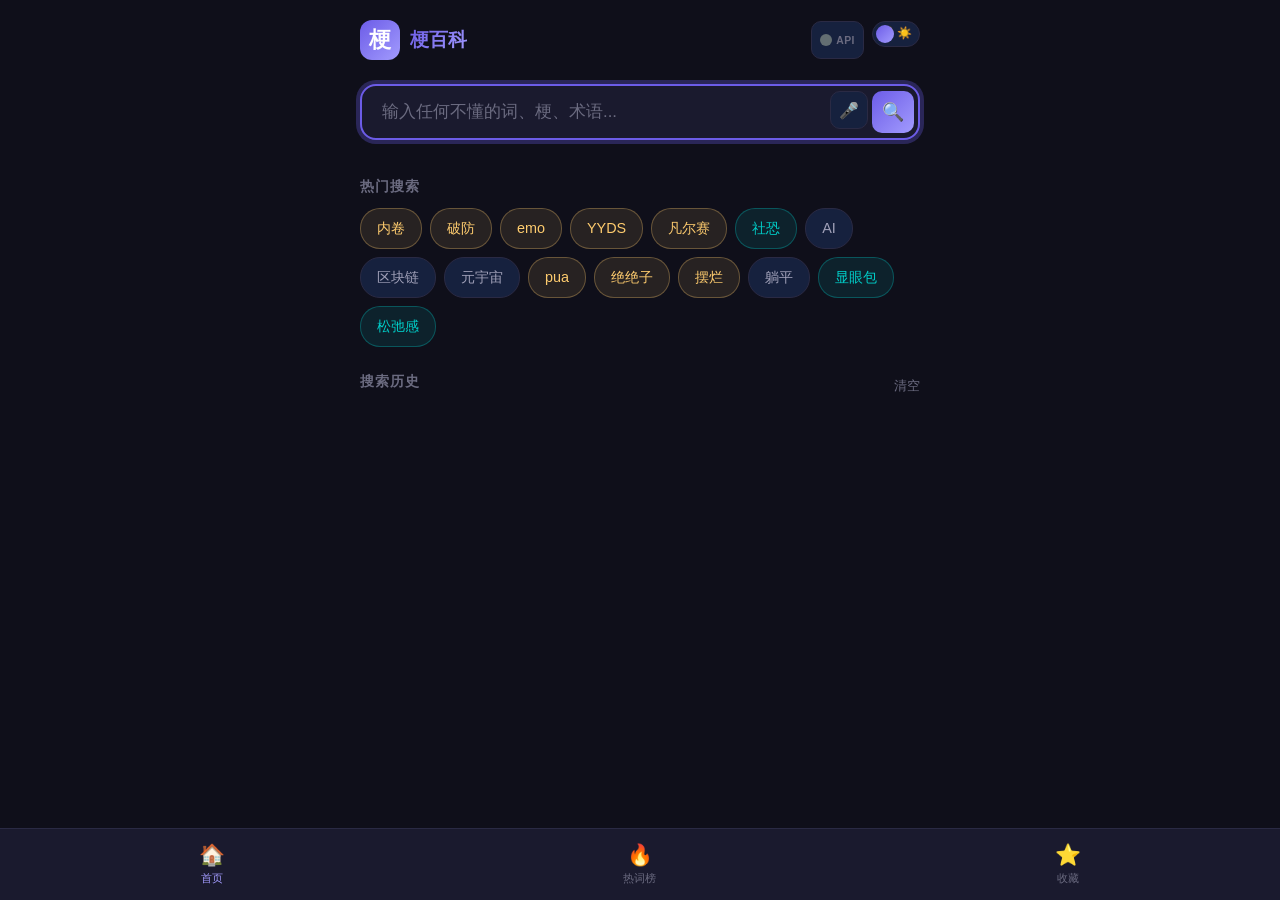
<file: index.html>
<!DOCTYPE html>
<html lang="zh-CN" data-theme="dark">
<head>
  <meta charset="UTF-8">
  <meta name="viewport" content="width=device-width, initial-scale=1.0, viewport-fit=cover">
  <meta name="theme-color" content="#0f0f1a">
  <meta name="description" content="梗百科 - AI一键解释网络热梗、专业术语、新兴词汇，不懂任何词就来这">
  <title>梗百科 - AI热词解码器</title>
  <link rel="manifest" href="/manifest.json">
  <link rel="icon" type="image/svg+xml" href="/icons/icon-192.svg">
  <link rel="apple-touch-icon" href="/icons/icon-192.svg">
  <link rel="stylesheet" href="/css/style.css">
</head>
<body>

  <!-- Loading Overlay (hidden by default) -->
  <div id="loadingOverlay" class="loading-overlay" style="display:none;">
    <div class="loading-spinner"></div>
    <div class="loading-text">AI正在解码中...</div>
    <div class="loading-sub">查阅资料、分析语义、生成解释</div>
  </div>

  <!-- Install Prompt -->
  <div id="installPrompt" class="install-prompt hidden">
    <p>将梗百科安装到桌面，随时随地查热词</p>
    <button id="installBtn" class="install-btn">安装</button>
    <button id="installClose" class="install-close">✕</button>
  </div>

  <!-- API Settings Modal -->
  <div id="apiModal" class="modal-overlay" style="display:none;">
    <div class="modal-card">
      <div class="modal-header">
        <span class="modal-title">API 设置</span>
        <button class="modal-close" onclick="App.closeApiSettings()">✕</button>
      </div>
      <div class="modal-body">
        <div class="api-provider-info">
          <span class="api-provider-label">模型提供商</span>
          <select id="apiProvider" class="api-select">
            <option value="deepseek">DeepSeek（推荐 · 性价比最高）</option>
            <option value="openai">OpenAI</option>
            <option value="custom">自定义兼容接口</option>
          </select>
        </div>
        <div class="api-key-group">
          <label class="api-key-label" for="apiKeyInput">API Key</label>
          <div class="api-key-input-wrap">
            <input type="password" class="search-box" id="apiKeyInput"
                   placeholder="sk-xxxxxxxxxxxxxxxx"
                   autocomplete="off">
            <button class="api-key-toggle" id="apiKeyToggle" onclick="App.toggleApiKeyVisibility()" title="显示/隐藏">👁</button>
          </div>
        </div>
        <div id="customFields" style="display:none;">
          <div class="api-key-group">
            <label class="api-key-label" for="apiBaseUrl">API Base URL</label>
            <input type="text" class="search-box" id="apiBaseUrl"
                   placeholder="https://api.deepseek.com" autocomplete="off">
          </div>
          <div class="api-key-group">
            <label class="api-key-label" for="apiModel">模型名称</label>
            <input type="text" class="search-box" id="apiModel"
                   placeholder="deepseek-chat" autocomplete="off">
          </div>
        </div>
        <div class="api-status-bar" id="apiStatusBar">
          <span class="api-status-text">状态：未配置</span>
        </div>
        <div class="api-actions">
          <button class="action-btn api-save-btn" onclick="App.saveApiKey()">保存并连接</button>
          <button class="action-btn api-clear-btn" onclick="App.clearApiKey()">清除</button>
        </div>
      </div>
    </div>
  </div>

  <!-- App Container -->
  <div class="app-container">

    <!-- Header -->
    <header class="app-header">
      <div class="logo">
        <div class="logo-icon">梗</div>
        <span class="logo-text">梗百科</span>
      </div>
      <div class="header-actions">
        <button id="apiStatusBtn" class="icon-btn api-status-btn" title="API 设置" onclick="App.openApiSettings()">
          <span id="apiStatusDot" class="api-dot offline"></span>
          <span class="api-btn-label">API</span>
        </button>
        <div id="themeToggleBtn" class="theme-toggle" title="切换主题">
          <div class="theme-toggle-inner">🌙 ☀️</div>
        </div>
      </div>
    </header>

    <!-- ========== HOME PAGE ========== -->
    <div id="page-home" class="page active">

      <!-- Search -->
      <div class="search-section">
        <div class="search-box-wrapper">
          <input type="text" class="search-box" id="searchInput"
                 placeholder="输入任何不懂的词、梗、术语..."
                 autocomplete="off" autofocus>
          <div class="search-actions">
            <button class="voice-btn" id="voiceBtn" title="语音输入">
              <span class="voice-icon">🎤</span>
            </button>
            <button class="search-btn" id="searchBtn" title="搜索">
              <span>🔍</span>
            </button>
          </div>
        </div>
      </div>

      <!-- Hot Tags -->
      <div class="section-title">热门搜索</div>
      <div class="hot-tags" id="hotTags"></div>

      <!-- Search History -->
      <div class="history-section">
        <div class="history-header">
          <span class="section-title">搜索历史</span>
          <button class="clear-btn" onclick="App.clearHistory()">清空</button>
        </div>
        <div class="history-list" id="historyList"></div>
      </div>
    </div>

    <!-- ========== RESULT PAGE ========== -->
    <div id="page-result" class="page">
      <div class="result-back" id="resultBackBtn">
        <span>←</span> 返回首页
      </div>

      <div class="result-search">
        <div class="search-box-wrapper">
          <input type="text" class="search-box" id="resultSearchInput"
                 placeholder="继续搜索..." autocomplete="off">
          <div class="search-actions">
            <button class="search-btn" id="resultSearchBtn">
              <span>🔍</span>
            </button>
          </div>
        </div>
      </div>

      <div id="resultContent"></div>
    </div>

    <!-- ========== HOT RANK PAGE ========== -->
    <div id="page-hot" class="page">
      <div class="section-title" style="font-size:1rem;margin-bottom:16px;">热词排行榜 TOP 15</div>
      <div id="kbStats"></div>
      <div class="hot-rank-list" id="hotRankList"></div>
    </div>

    <!-- ========== FAVORITES PAGE ========== -->
    <div id="page-fav" class="page">
      <div class="section-title" style="font-size:1rem;margin-bottom:16px;">我的收藏</div>
      <div class="fav-list" id="favList"></div>
      <div class="fav-empty" id="favEmpty" style="display:none;">
        <div class="fav-empty-icon">📭</div>
        <div class="fav-empty-text">还没有收藏任何内容<br>去搜索并收藏感兴趣的热词吧</div>
      </div>
    </div>

  </div>

  <!-- Bottom Navigation -->
  <nav class="bottom-nav">
    <button class="nav-item active" data-page="home">
      <span class="nav-icon">🏠</span>
      <span>首页</span>
    </button>
    <button class="nav-item" data-page="hot">
      <span class="nav-icon">🔥</span>
      <span>热词榜</span>
    </button>
    <button class="nav-item" data-page="fav">
      <span class="nav-icon">⭐</span>
      <span>收藏</span>
    </button>
  </nav>

  <!-- Scripts -->
  <script src="/js/storage.js"></script>
  <script src="/js/ai.js"></script>
  <script src="/js/app.js"></script>
</body>
</html>
</file>
<file: css/style.css>
/* ========== CSS Variables & Theme ========== */
:root {
  --bg-primary: #0f0f1a;
  --bg-secondary: #1a1a2e;
  --bg-card: #16213e;
  --bg-input: #1a1a2e;
  --bg-hover: #1e2a4a;
  --text-primary: #eaeaea;
  --text-secondary: #a0a0b8;
  --text-muted: #6b6b80;
  --accent: #6c5ce7;
  --accent-light: #a29bfe;
  --accent-glow: rgba(108, 92, 231, 0.3);
  --border: #2a2a44;
  --success: #00cec9;
  --warning: #fdcb6e;
  --danger: #ff7675;
  --radius: 16px;
  --radius-sm: 10px;
  --shadow: 0 4px 24px rgba(0, 0, 0, 0.3);
  --shadow-lg: 0 8px 40px rgba(0, 0, 0, 0.5);
  --transition: 0.3s cubic-bezier(0.4, 0, 0.2, 1);
  --gradient-1: linear-gradient(135deg, #6c5ce7, #a29bfe);
  --gradient-2: linear-gradient(135deg, #fd79a8, #e84393);
  --gradient-3: linear-gradient(135deg, #00cec9, #0984e3);
}

/* Light Theme */
[data-theme="light"] {
  --bg-primary: #f0f2f8;
  --bg-secondary: #ffffff;
  --bg-card: #ffffff;
  --bg-input: #f5f6fa;
  --bg-hover: #eeeff5;
  --text-primary: #1a1a2e;
  --text-secondary: #555570;
  --text-muted: #9a9ab0;
  --border: #e0e0ea;
  --shadow: 0 4px 20px rgba(0, 0, 0, 0.08);
  --shadow-lg: 0 8px 36px rgba(0, 0, 0, 0.12);
}

/* ========== Reset & Base ========== */
*, *::before, *::after { box-sizing: border-box; margin: 0; padding: 0; }

html { font-size: 16px; scroll-behavior: smooth; }

body {
  font-family: -apple-system, BlinkMacSystemFont, "Segoe UI", "PingFang SC", "Hiragino Sans GB", "Microsoft YaHei", sans-serif;
  background: var(--bg-primary);
  color: var(--text-primary);
  min-height: 100vh;
  line-height: 1.6;
  overflow-x: hidden;
  transition: background var(--transition), color var(--transition);
}

/* ========== App Container ========== */
.app-container {
  max-width: 600px;
  margin: 0 auto;
  padding: 0 20px 100px;
  min-height: 100vh;
}

/* ========== Header ========== */
.app-header {
  display: flex;
  align-items: center;
  justify-content: space-between;
  padding: 20px 0 16px;
  position: sticky;
  top: 0;
  z-index: 100;
  background: var(--bg-primary);
  transition: background var(--transition);
}

.logo {
  display: flex;
  align-items: center;
  gap: 10px;
}

.logo-icon {
  width: 40px;
  height: 40px;
  border-radius: 12px;
  background: var(--gradient-1);
  display: flex;
  align-items: center;
  justify-content: center;
  font-size: 22px;
  color: #fff;
  font-weight: bold;
}

.logo-text {
  font-size: 1.2rem;
  font-weight: 700;
  background: var(--gradient-1);
  -webkit-background-clip: text;
  -webkit-text-fill-color: transparent;
  background-clip: text;
}

.header-actions {
  display: flex;
  gap: 8px;
}

.icon-btn {
  width: 38px;
  height: 38px;
  border-radius: 10px;
  border: 1px solid var(--border);
  background: var(--bg-card);
  color: var(--text-secondary);
  cursor: pointer;
  display: flex;
  align-items: center;
  justify-content: center;
  font-size: 18px;
  transition: all var(--transition);
}

.icon-btn:hover {
  background: var(--bg-hover);
  color: var(--text-primary);
  border-color: var(--accent);
}

/* ========== Page / View containers ========== */
.page { display: none; animation: fadeSlideIn 0.35s ease; }
.page.active { display: block; }

@keyframes fadeSlideIn {
  from { opacity: 0; transform: translateY(16px); }
  to { opacity: 1; transform: translateY(0); }
}

@keyframes pulse { 0%, 100% { opacity: 1; } 50% { opacity: 0.5; } }
@keyframes spin { to { transform: rotate(360deg); } }
@keyframes scaleIn { from { opacity: 0; transform: scale(0.8); } to { opacity: 1; transform: scale(1); } }
@keyframes fadeIn { from { opacity: 0; } to { opacity: 1; } }

/* ========== Search Section ========== */
.search-section { padding: 8px 0 24px; }

.search-box-wrapper {
  position: relative;
  margin-bottom: 12px;
}

.search-box {
  width: 100%;
  height: 56px;
  padding: 0 56px 0 20px;
  border-radius: var(--radius);
  border: 2px solid var(--border);
  background: var(--bg-input);
  color: var(--text-primary);
  font-size: 1.05rem;
  outline: none;
  transition: all var(--transition);
}

.search-box::placeholder { color: var(--text-muted); }
.search-box:focus {
  border-color: var(--accent);
  box-shadow: 0 0 0 4px var(--accent-glow);
}

.search-actions {
  position: absolute;
  right: 6px;
  top: 50%;
  transform: translateY(-50%);
  display: flex;
  gap: 4px;
}

.search-btn {
  width: 42px;
  height: 42px;
  border-radius: 10px;
  border: none;
  background: var(--gradient-1);
  color: #fff;
  font-size: 18px;
  cursor: pointer;
  display: flex;
  align-items: center;
  justify-content: center;
  transition: all var(--transition);
}

.search-btn:hover { transform: scale(1.05); box-shadow: 0 4px 16px var(--accent-glow); }

.voice-btn {
  width: 38px;
  height: 38px;
  border-radius: 10px;
  border: 1.5px solid var(--border);
  background: var(--bg-card);
  color: var(--text-secondary);
  cursor: pointer;
  font-size: 16px;
  display: flex;
  align-items: center;
  justify-content: center;
  transition: all var(--transition);
}

.voice-btn:hover { color: var(--accent-light); border-color: var(--accent); }
.voice-btn.listening {
  color: var(--danger);
  border-color: var(--danger);
  animation: pulse 1s infinite;
}

.voice-btn:disabled { opacity: 0.5; cursor: not-allowed; }

/* ========== Hot Tags ========== */
.section-title {
  font-size: 0.85rem;
  font-weight: 600;
  color: var(--text-muted);
  margin-bottom: 10px;
  display: flex;
  align-items: center;
  gap: 6px;
  text-transform: uppercase;
  letter-spacing: 1px;
}

.hot-tags {
  display: flex;
  flex-wrap: wrap;
  gap: 8px;
  margin-bottom: 24px;
}

.tag {
  padding: 8px 16px;
  border-radius: 20px;
  font-size: 0.9rem;
  font-weight: 500;
  cursor: pointer;
  border: 1px solid var(--border);
  background: var(--bg-card);
  color: var(--text-secondary);
  transition: all var(--transition);
  white-space: nowrap;
}

.tag:hover {
  border-color: var(--accent);
  color: var(--accent-light);
  transform: translateY(-2px);
}

.tag.hot {
  background: rgba(253, 203, 110, 0.1);
  border-color: rgba(253, 203, 110, 0.3);
  color: var(--warning);
}

.tag.new {
  background: rgba(0, 206, 201, 0.1);
  border-color: rgba(0, 206, 201, 0.3);
  color: var(--success);
}

/* ========== History Section ========== */
.history-section { margin-bottom: 20px; }

.history-header {
  display: flex;
  justify-content: space-between;
  align-items: center;
  margin-bottom: 10px;
}

.clear-btn {
  background: none;
  border: none;
  color: var(--text-muted);
  font-size: 0.8rem;
  cursor: pointer;
  transition: color var(--transition);
}

.clear-btn:hover { color: var(--danger); }

.history-list {
  display: flex;
  flex-wrap: wrap;
  gap: 8px;
}

.history-item {
  display: flex;
  align-items: center;
  gap: 6px;
  padding: 6px 14px;
  border-radius: 20px;
  background: var(--bg-card);
  border: 1px solid var(--border);
  font-size: 0.85rem;
  color: var(--text-secondary);
  cursor: pointer;
  transition: all var(--transition);
}

.history-item:hover {
  border-color: var(--accent);
  color: var(--accent-light);
}

.history-remove {
  font-size: 14px;
  color: var(--text-muted);
  cursor: pointer;
  line-height: 1;
  transition: color var(--transition);
}

.history-remove:hover { color: var(--danger); }

/* ========== Result Page ========== */
.result-back {
  display: flex;
  align-items: center;
  gap: 8px;
  padding: 16px 0 24px;
  color: var(--text-secondary);
  cursor: pointer;
  font-size: 0.95rem;
  transition: color var(--transition);
}

.result-back:hover { color: var(--accent-light); }

.result-search {
  margin-bottom: 24px;
}

.result-search .search-box { background: var(--bg-card); }

.result-card {
  background: var(--bg-card);
  border-radius: var(--radius);
  padding: 28px 24px;
  border: 1px solid var(--border);
  box-shadow: var(--shadow);
  animation: scaleIn 0.35s ease;
}

.result-word {
  font-size: 2rem;
  font-weight: 800;
  margin-bottom: 4px;
  background: var(--gradient-1);
  -webkit-background-clip: text;
  -webkit-text-fill-color: transparent;
  background-clip: text;
}

.result-source-tag {
  display: inline-block;
  padding: 3px 10px;
  border-radius: 12px;
  font-size: 0.75rem;
  font-weight: 500;
  margin-bottom: 20px;
  margin-right: 6px;
}

.result-source-tag.knowledge_base {
  background: rgba(0, 206, 201, 0.1);
  color: var(--success);
}
.result-source-tag.ai_generated {
  background: rgba(108, 92, 231, 0.1);
  color: var(--accent-light);
}
.result-source-tag.web_search {
  background: rgba(253, 203, 110, 0.1);
  color: var(--warning);
}
.result-source-tag.grown {
  background: rgba(0, 206, 201, 0.08);
  color: var(--success);
  animation: fadeIn 0.5s ease;
}
.result-source-tag.api {
  background: rgba(108, 92, 231, 0.15);
  color: var(--accent-light);
  border: 1px solid rgba(108, 92, 231, 0.3);
}

.result-section {
  margin-bottom: 20px;
}

.result-label {
  font-size: 0.78rem;
  font-weight: 700;
  color: var(--accent-light);
  text-transform: uppercase;
  letter-spacing: 1px;
  margin-bottom: 6px;
  display: flex;
  align-items: center;
  gap: 6px;
}

.result-content {
  font-size: 0.95rem;
  color: var(--text-primary);
  line-height: 1.8;
}

.result-tags {
  display: flex;
  flex-wrap: wrap;
  gap: 6px;
  margin-top: 4px;
}

.result-tag {
  padding: 4px 12px;
  border-radius: 14px;
  font-size: 0.78rem;
  background: rgba(108, 92, 231, 0.1);
  color: var(--accent-light);
  border: 1px solid rgba(108, 92, 231, 0.2);
}

.result-actions {
  display: flex;
  gap: 10px;
  margin-top: 24px;
  padding-top: 20px;
  border-top: 1px solid var(--border);
}

.action-btn {
  display: flex;
  align-items: center;
  gap: 6px;
  padding: 10px 16px;
  border-radius: 10px;
  border: 1px solid var(--border);
  background: var(--bg-secondary);
  color: var(--text-secondary);
  font-size: 0.88rem;
  cursor: pointer;
  transition: all var(--transition);
}

.action-btn:hover {
  border-color: var(--accent);
  color: var(--accent-light);
}

.action-btn.favorited {
  border-color: var(--warning);
  color: var(--warning);
  background: rgba(253, 203, 110, 0.1);
}

/* Related section */
.related-section { margin-top: 24px; }

.related-list {
  display: flex;
  flex-wrap: wrap;
  gap: 8px;
}

.related-item {
  padding: 8px 16px;
  border-radius: 20px;
  border: 1px solid var(--border);
  background: var(--bg-card);
  font-size: 0.9rem;
  color: var(--text-secondary);
  cursor: pointer;
  transition: all var(--transition);
}

.related-item:hover {
  border-color: var(--accent);
  color: var(--accent-light);
  transform: translateY(-2px);
}

/* ========== Hot Rank Page ========== */
/* ========== Hot Rank Page ========== */
.kb-stats {
  display: grid;
  grid-template-columns: repeat(4, 1fr);
  gap: 8px;
  margin-bottom: 20px;
}

.kb-stat-item {
  background: var(--bg-card);
  border: 1px solid var(--border);
  border-radius: var(--radius-sm);
  padding: 12px 8px;
  text-align: center;
  transition: all var(--transition);
}

.kb-stat-item.grow { border-color: rgba(0, 206, 201, 0.3); }

.kb-stat-num {
  font-size: 1.25rem;
  font-weight: 800;
  background: var(--gradient-1);
  -webkit-background-clip: text;
  -webkit-text-fill-color: transparent;
  background-clip: text;
  margin-bottom: 2px;
}

.kb-stat-item.grow .kb-stat-num {
  background: linear-gradient(135deg, #00cec9, #0984e3);
  -webkit-background-clip: text;
  -webkit-text-fill-color: transparent;
  background-clip: text;
}

.kb-stat-label {
  font-size: 0.72rem;
  color: var(--text-muted);
}

.grown-badge {
  font-size: 0.75rem;
  margin-left: 4px;
  animation: fadeIn 0.5s ease;
}

.hot-rank-list {
  display: flex;
  flex-direction: column;
  gap: 10px;
}

.rank-item {
  display: flex;
  align-items: center;
  gap: 14px;
  padding: 14px 16px;
  border-radius: var(--radius-sm);
  background: var(--bg-card);
  border: 1px solid var(--border);
  cursor: pointer;
  transition: all var(--transition);
}

.rank-item:hover {
  transform: translateX(4px);
  border-color: var(--accent);
}

.rank-num {
  width: 32px;
  height: 32px;
  border-radius: 10px;
  display: flex;
  align-items: center;
  justify-content: center;
  font-weight: 800;
  font-size: 0.9rem;
  flex-shrink: 0;
}

.rank-num.top-1 { background: #fdcb6e; color: #1a1a2e; }
.rank-num.top-2 { background: #b2bec3; color: #1a1a2e; }
.rank-num.top-3 { background: #e17055; color: #fff; }
.rank-num:not(.top-1):not(.top-2):not(.top-3) {
  background: var(--bg-hover);
  color: var(--text-secondary);
}

.rank-info { flex: 1; min-width: 0; }

.rank-word {
  font-size: 1rem;
  font-weight: 600;
  color: var(--text-primary);
}

.rank-desc {
  font-size: 0.8rem;
  color: var(--text-muted);
  white-space: nowrap;
  overflow: hidden;
  text-overflow: ellipsis;
}

.rank-arrow {
  color: var(--text-muted);
  font-size: 0.9rem;
}

/* ========== Favorites Page ========== */
.fav-list {
  display: flex;
  flex-direction: column;
  gap: 10px;
}

.fav-item {
  display: flex;
  align-items: center;
  gap: 14px;
  padding: 14px 16px;
  border-radius: var(--radius-sm);
  background: var(--bg-card);
  border: 1px solid var(--border);
  cursor: pointer;
  transition: all var(--transition);
}

.fav-item:hover { border-color: var(--accent); transform: translateX(4px); }

.fav-word { font-size: 1rem; font-weight: 600; color: var(--text-primary); }
.fav-desc {
  font-size: 0.8rem;
  color: var(--text-muted);
  white-space: nowrap;
  overflow: hidden;
  text-overflow: ellipsis;
  max-width: 280px;
}

.fav-empty {
  text-align: center;
  padding: 60px 20px;
  color: var(--text-muted);
}

.fav-empty-icon { font-size: 48px; margin-bottom: 16px; opacity: 0.5; }
.fav-empty-text { font-size: 0.95rem; }

/* ========== Bottom Navigation ========== */
.bottom-nav {
  position: fixed;
  bottom: 0;
  left: 0;
  right: 0;
  background: var(--bg-secondary);
  border-top: 1px solid var(--border);
  display: flex;
  justify-content: space-around;
  padding: 8px 0;
  padding-bottom: max(8px, env(safe-area-inset-bottom));
  z-index: 100;
  transition: background var(--transition);
}

.nav-item {
  display: flex;
  flex-direction: column;
  align-items: center;
  gap: 4px;
  padding: 6px 16px;
  border: none;
  background: none;
  color: var(--text-muted);
  cursor: pointer;
  font-size: 0.7rem;
  transition: all var(--transition);
  border-radius: 10px;
}

.nav-item .nav-icon { font-size: 1.3rem; }

.nav-item.active { color: var(--accent-light); }

.nav-item:hover { color: var(--text-secondary); }

/* ========== Loading ========== */
.loading-overlay {
  position: fixed;
  top: 0; left: 0; right: 0; bottom: 0;
  background: rgba(15, 15, 26, 0.7);
  backdrop-filter: blur(8px);
  display: flex;
  flex-direction: column;
  align-items: center;
  justify-content: center;
  z-index: 200;
  animation: fadeIn 0.2s;
}

.loading-spinner {
  width: 48px; height: 48px;
  border: 3px solid var(--border);
  border-top-color: var(--accent);
  border-radius: 50%;
  animation: spin 0.8s linear infinite;
}

.loading-text {
  margin-top: 16px;
  color: var(--text-secondary);
  font-size: 0.9rem;
}

.loading-sub {
  margin-top: 4px;
  color: var(--text-muted);
  font-size: 0.78rem;
}

/* ========== Toast ========== */
.toast {
  position: fixed;
  top: 20px;
  left: 50%;
  transform: translateX(-50%);
  background: var(--bg-card);
  border: 1px solid var(--border);
  color: var(--text-primary);
  padding: 12px 24px;
  border-radius: 12px;
  font-size: 0.9rem;
  z-index: 300;
  box-shadow: var(--shadow-lg);
  animation: fadeSlideIn 0.3s ease;
  transition: all 0.3s;
}

.toast.fadeout { opacity: 0; transform: translateX(-50%) translateY(-10px); }

/* ========== Theme Toggle ========== */
.theme-toggle {
  position: relative;
  width: 48px; height: 26px;
  background: var(--bg-card);
  border: 1px solid var(--border);
  border-radius: 13px;
  cursor: pointer;
  transition: all var(--transition);
  overflow: hidden;
}

.theme-toggle::after {
  content: '';
  position: absolute;
  top: 3px;
  left: 3px;
  width: 18px;
  height: 18px;
  border-radius: 50%;
  background: var(--gradient-1);
  transition: all var(--transition);
}

[data-theme="light"] .theme-toggle::after { left: 25px; }

.theme-toggle-inner {
  position: absolute;
  top: 0; left: 0; right: 0; bottom: 0;
  display: flex;
  align-items: center;
  justify-content: space-between;
  padding: 0 6px;
  font-size: 12px;
  pointer-events: none;
}

/* ========== Install Prompt ========== */
.install-prompt {
  display: none;
  position: fixed;
  top: 16px;
  left: 50%;
  transform: translateX(-50%);
  background: var(--bg-card);
  border: 1px solid var(--accent);
  border-radius: var(--radius-sm);
  padding: 14px 20px;
  z-index: 250;
  box-shadow: var(--shadow-lg);
  display: flex;
  align-items: center;
  gap: 12px;
  animation: fadeSlideIn 0.35s ease;
  max-width: 360px;
}

.install-prompt.show { display: flex; }
.install-prompt.hidden { display: none; }

.install-prompt p { font-size: 0.88rem; color: var(--text-primary); flex: 1; }

.install-btn {
  padding: 8px 16px;
  border-radius: 8px;
  border: none;
  background: var(--gradient-1);
  color: #fff;
  font-size: 0.85rem;
  font-weight: 600;
  cursor: pointer;
  white-space: nowrap;
}

.install-close {
  background: none;
  border: none;
  color: var(--text-muted);
  cursor: pointer;
  font-size: 18px;
}

/* ========== Responsive ========== */
@media (max-width: 480px) {
  .app-container { padding: 0 14px 90px; }
  .result-card { padding: 20px 16px; }
  .result-word { font-size: 1.6rem; }
  .tag { font-size: 0.82rem; padding: 6px 12px; }
  .modal-card { margin: 16px; padding: 20px; }
}

/* ========== API Status Dot ========== */
.api-dot {
  display: inline-block;
  width: 12px;
  height: 12px;
  border-radius: 50%;
  transition: all var(--transition);
}
.api-dot.online { background: #00cec9; box-shadow: 0 0 8px rgba(0, 206, 201, 0.5); }
.api-dot.offline { background: #636e72; box-shadow: none; }
.api-dot.checking { background: #fdcb6e; animation: pulse 1s infinite; }

.api-status-btn { position: relative; gap: 4px; width: auto; padding: 0 8px; }

.api-btn-label {
  font-size: 0.65rem;
  font-weight: 700;
  color: var(--text-muted);
  letter-spacing: 0.5px;
}

/* ========== Modal ========== */
.modal-overlay {
  position: fixed;
  top: 0; left: 0; right: 0; bottom: 0;
  background: rgba(0, 0, 0, 0.6);
  backdrop-filter: blur(4px);
  z-index: 300;
  display: flex;
  align-items: center;
  justify-content: center;
  animation: fadeIn 0.2s;
}

.modal-card {
  background: var(--bg-secondary);
  border-radius: var(--radius);
  border: 1px solid var(--border);
  box-shadow: var(--shadow-lg);
  width: 100%;
  max-width: 420px;
  margin: 20px;
  padding: 24px;
  animation: scaleIn 0.25s ease;
}

.modal-header {
  display: flex;
  align-items: center;
  justify-content: space-between;
  margin-bottom: 20px;
}

.modal-title {
  font-size: 1.1rem;
  font-weight: 700;
  color: var(--text-primary);
}

.modal-close {
  width: 32px; height: 32px;
  border-radius: 8px;
  border: none;
  background: var(--bg-hover);
  color: var(--text-secondary);
  cursor: pointer;
  font-size: 1rem;
  display: flex;
  align-items: center;
  justify-content: center;
  transition: all var(--transition);
}
.modal-close:hover { background: var(--danger); color: #fff; }

.modal-body { display: flex; flex-direction: column; gap: 16px; }

.api-provider-info { display: flex; flex-direction: column; gap: 6px; }

.api-provider-label, .api-key-label {
  font-size: 0.82rem;
  font-weight: 600;
  color: var(--text-secondary);
}

.api-select {
  height: 44px;
  padding: 0 12px;
  border-radius: var(--radius-sm);
  border: 1px solid var(--border);
  background: var(--bg-input);
  color: var(--text-primary);
  font-size: 0.92rem;
  outline: none;
  cursor: pointer;
  transition: border-color var(--transition);
}
.api-select:focus { border-color: var(--accent); }

.api-key-group {
  display: flex;
  flex-direction: column;
  gap: 6px;
}

.api-key-input-wrap { position: relative; }
.api-key-input-wrap .search-box { padding-right: 44px; }

.api-key-toggle {
  position: absolute;
  right: 8px;
  top: 50%;
  transform: translateY(-50%);
  background: none;
  border: none;
  font-size: 1rem;
  cursor: pointer;
  padding: 4px;
  opacity: 0.6;
  transition: opacity var(--transition);
}
.api-key-toggle:hover { opacity: 1; }

.api-status-bar {
  padding: 10px 14px;
  border-radius: var(--radius-sm);
  background: var(--bg-card);
  border: 1px solid var(--border);
}

.api-status-bar.success { border-color: rgba(0, 206, 201, 0.3); background: rgba(0, 206, 201, 0.05); }
.api-status-bar.error { border-color: rgba(255, 118, 117, 0.3); background: rgba(255, 118, 117, 0.05); }

.api-status-text { font-size: 0.85rem; color: var(--text-muted); }
.api-status-bar.success .api-status-text { color: var(--success); }
.api-status-bar.error .api-status-text { color: var(--danger); }

.api-actions { display: flex; gap: 10px; }

.api-save-btn {
  flex: 1;
  justify-content: center;
  background: var(--gradient-1) !important;
  color: #fff !important;
  border: none !important;
  font-weight: 600;
}

.api-clear-btn {
  justify-content: center;
  color: var(--text-muted) !important;
}

/* ========== Scrollbar ========== */
::-webkit-scrollbar { width: 6px; }
::-webkit-scrollbar-track { background: transparent; }
::-webkit-scrollbar-thumb { background: var(--border); border-radius: 3px; }
::-webkit-scrollbar-thumb:hover { background: var(--text-muted); }
</file>
